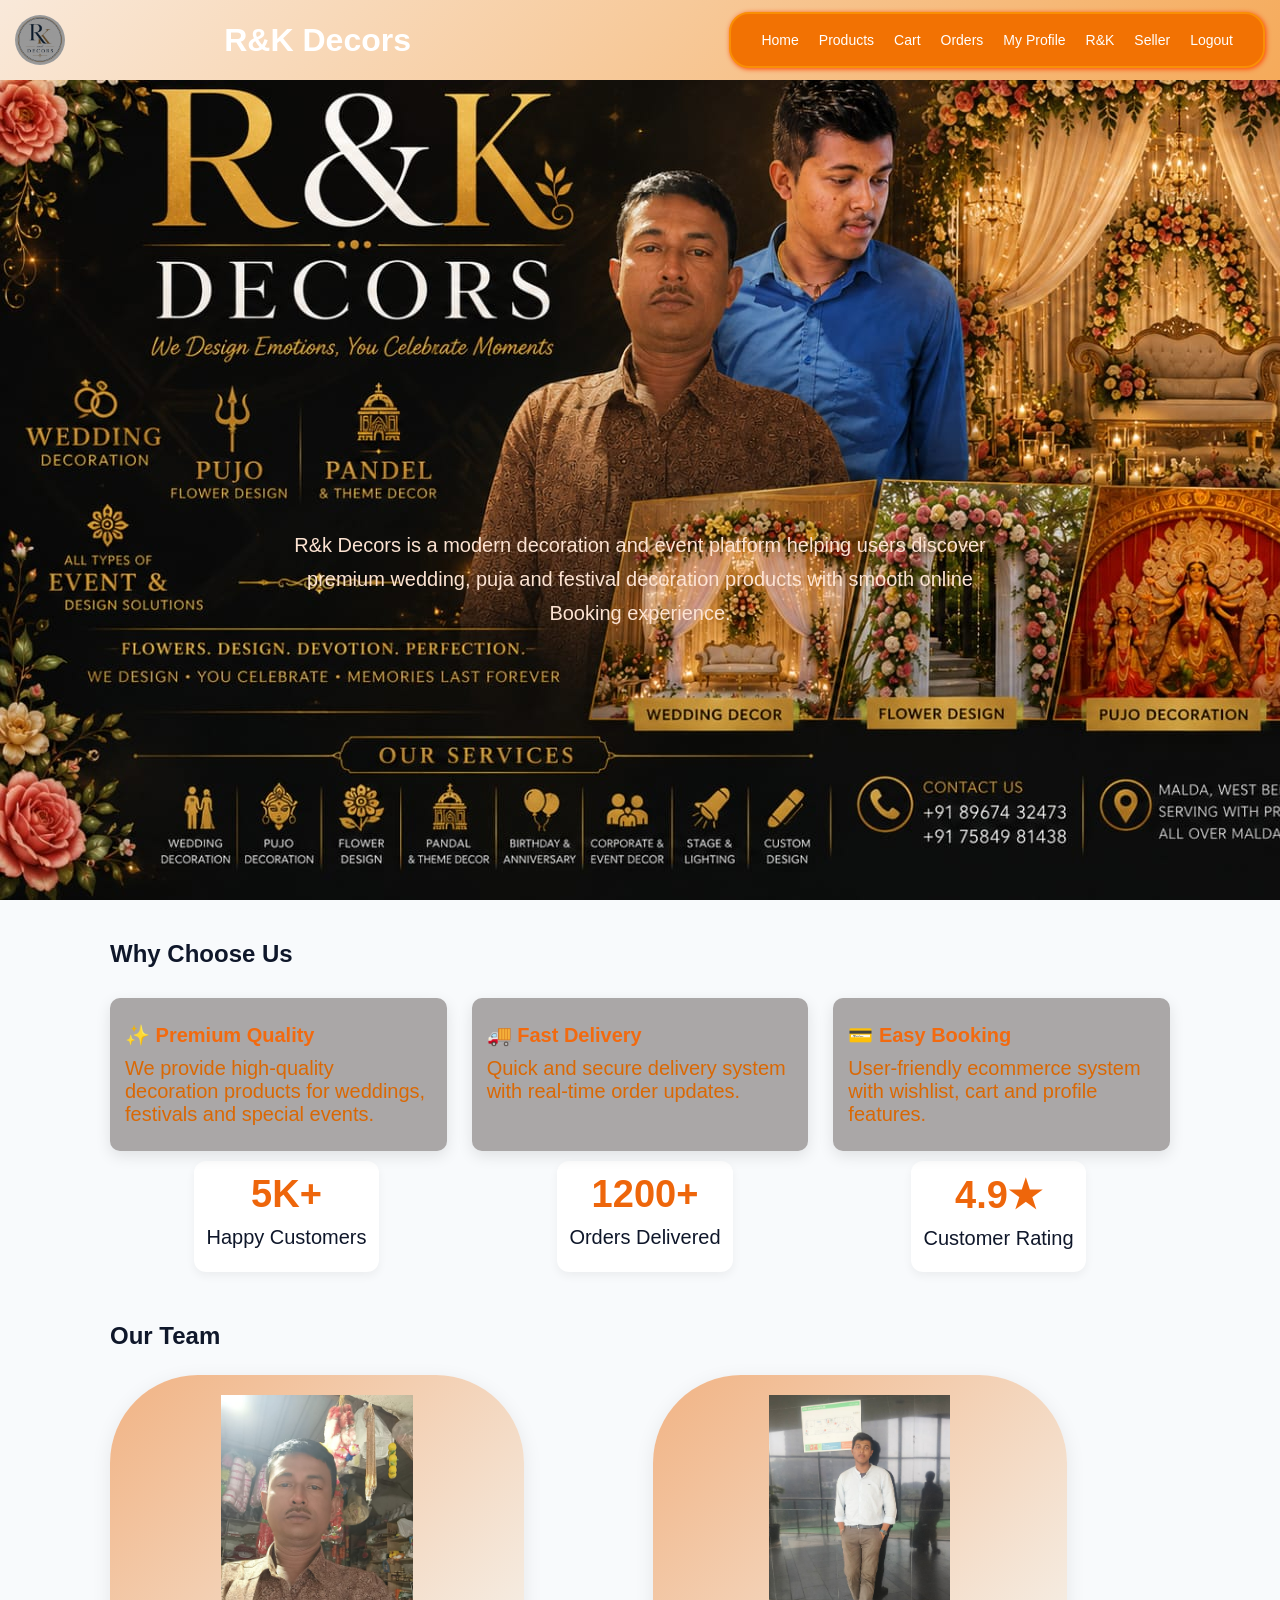
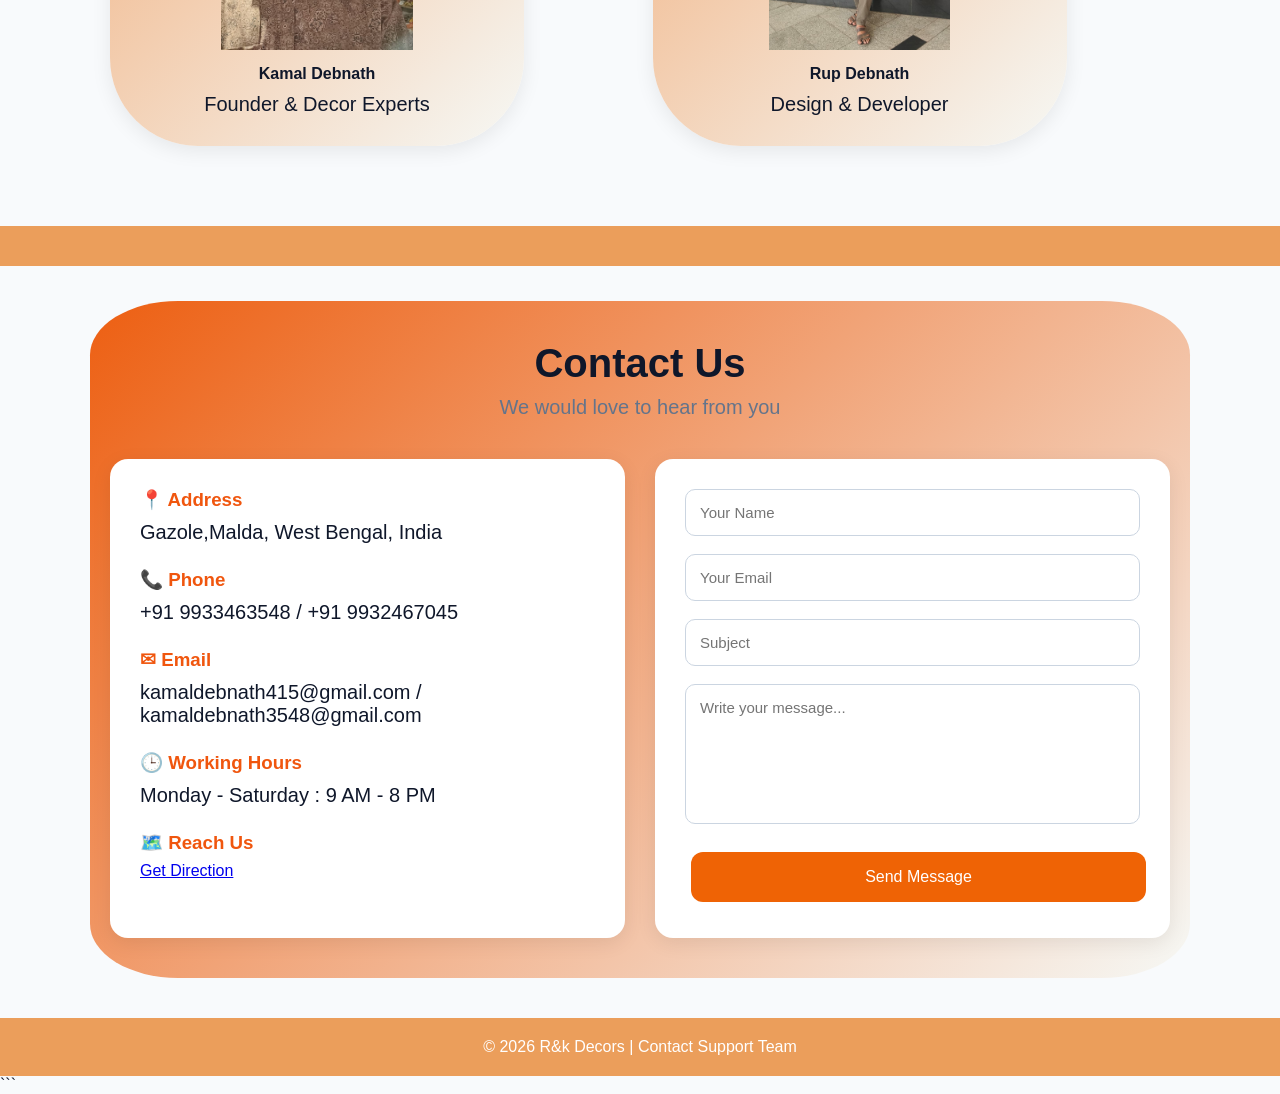
<file: about.html>
<!DOCTYPE html>
<html lang="en">
<head>
  <title>About Us</title>
  <meta name="viewport" content="width=device-width, initial-scale=1.0">
  <link rel="stylesheet" href="style.css">

  <style>
    body{
      margin:0;
      font-family:Arial, sans-serif;
      background: linear-gradient(135deg, #ed5f12, #f6f8f5);
      color:#0f172a;
    }
    .hero{
      background: linear-gradient(135deg, #ed5f12, #f6f8f5);
      color:white;
      padding:70px 20px;
      text-align:center;
    }

    .hero h1{
      font-size:42px;
      margin-bottom:10px;
    }

    .hero p{
      max-width:700px;
      margin:auto;
      line-height:1.7;
      color:#e2e8f0;
    }

    .container{
      max-width:1100px;
      margin:auto;
      padding:40px 20px;
    }

    .about-grid{
      display:grid;
      grid-template-columns:repeat(auto-fit,minmax(280px,1fr));
      gap:25px;
      margin-top:30px;
    }

    .card{
      background:white;
      padding:25px;
      border-radius:18px;
      box-shadow:0 5px 20px rgba(0,0,0,0.08);
      transition:0.3s;
    }

    .card:hover{
      transform:translateY(-5px);
    }

    .card h3{
      margin-bottom:10px;
      color:#f26a0f;
    }

    .stats{
      display:grid;
      grid-template-columns:repeat(auto-fit,minmax(200px,1fr));
      gap:20px;
      margin-top:40px;
    }

    .stat-box{
      background:white;
      text-align:center;
      padding:30px;
      border-radius:16px;
      box-shadow:0 4px 15px rgba(0,0,0,0.08);
    }

    .stat-box h2{
      color:#ee660b;
      font-size:38px;
      margin:0;
    }

    .team{
      margin-top:50px;
    }

    .team-members{
      display:grid;
      grid-template-columns:repeat(auto-fit,minmax(220px,1fr));
      gap:25px;
      margin-top:25px;
    }

    .member{
     background: linear-gradient(135deg, #f1b384, #f6f8f5);
      border-radius:88px;
      overflow:hidden;
      box-shadow:0 5px 20px rgba(0,0,0,0.08);
      text-align:center;
      padding-bottom:20px;
      object-fit: contain;
      width: 80%;

    }

    .member img{
      width:100%;
      height:255px;
      object-fit:contain;
      margin-top: 20px;
      display: block;
      border-radius: 30px;
    }

    .member h4{
      margin:15px 0 5px;
    }

    footer{
      background:#000215;
      color:white;
      text-align:center;
      padding:20px;
      margin-top:50px;
    }
  </style>
</head>

<body>

  <header>
  <div class="logo-box">
  <div class="content">
  </div>
</div>
  <h1>R&amp;K Decors</h1>

<div class="gtranslate_wrapper"></div>

  <nav>
    <a href="index.html">Home</a>
    <a href="products.html">Products</a>
    <a href="cart.html">Cart</a>
    <a href="orders.html">Orders</a>
    <a href="profile.html"> My Profile</a>
    <a href="about.html">R&amp;K</a>
    <a href="seller.html" id="sellerLink">Seller</a>
    <a href="login.html" onclick="logout()">Logout</a>
  </nav>
</header>


<script src="translator.js"></script>
<script src="https://cdn.gtranslate.net/widgets/latest/float.js" defer></script>





<div class="hero">
  <p>
    R&amp;k Decors is a modern decoration and event platform helping users discover premium wedding,
    puja and festival decoration products with smooth online Booking experience.
  </p>
</div>

<div class="container">

  <h2>Why Choose Us</h2>

  <div class="about-grid">

    <div class="card">
      <h3>✨ Premium Quality</h3>
      <p>
        We provide high-quality decoration products for weddings,
        festivals and special events.
      </p>
    </div>

    <div class="card">
      <h3>🚚 Fast Delivery</h3>
      <p>
        Quick and secure delivery system with real-time order updates.
      </p>
    </div>

    <div class="card">
      <h3>💳 Easy Booking</h3>
      <p>
        User-friendly ecommerce system with wishlist, cart and profile features.
      </p>
    </div>

  </div>

  <div class="stats">

    <div class="stat-box">
      <h2>5K+</h2>
      <p>Happy Customers</p>
    </div>

    <div class="stat-box">
      <h2>1200+</h2>
      <p>Orders Delivered</p>
    </div>

    <div class="stat-box">
      <h2>4.9★</h2>
      <p>Customer Rating</p>
    </div>

  </div>

  <div class="team">

    <h2>Our Team</h2>

    <div class="team-members">

      <div class="member">
        <img src="papa.jpeg">
        <h4>Kamal Debnath</h4>
        <p>Founder &amp; Decor Experts</p>
      </div>

      <div class="member">
        <img src="ME.jpg">
        <h4>Rup Debnath</h4>
        <p>Design &amp; Developer</p>
      </div>

    </div>

  </div>

</div>

<footer></footer>


</body>
</html>

<!DOCTYPE html>
<html>
<head>
  <title>Contact Us</title>
  <meta name="viewport" content="width=device-width, initial-scale=1.0">
  <link rel="stylesheet" href="style.css">

  <style>
    body{
      margin:0;
      font-family:Arial, sans-serif;
    }

    .contact-section{
      background: linear-gradient(135deg, #ed5f12, #f6f8f5);
      max-width:1100px;
      margin:auto;
      margin-top: 35px;
      padding:40px 20px;
      border-radius: 8%;
    }

    .title{
      text-align:center;
      margin-bottom:40px;
    }

    .title h1{
      font-size:40px;
      color:#0f172a;
      margin-bottom:10px;
    }

    .title p{
      color:#64748b;
    }

    .contact-grid{
      display:grid;
      grid-template-columns:1fr 1fr;
      gap:30px;
    }

    .contact-info,
    .contact-form{
      background:white;
      padding:30px;
      border-radius:18px;
      box-shadow:0 5px 20px rgba(0,0,0,0.08);
    }

    .info-box{
      margin-bottom:25px;
    }

    .info-box h3{
      color:#f0560e;
      margin-bottom:8px;
    }

    .contact-form input,
    .contact-form textarea{
      width:100%;
      padding:14px;
      margin-bottom:18px;
      border-radius:10px;
      border:1px solid #cbd5e1;
      font-size:15px;
      box-sizing:border-box;
    }

    .contact-form textarea{
      height:140px;
      resize:none;
    }

    .btn{
      width:100%;
      padding:14px;
      border:none;
      border-radius:12px;
      background:#ef6305;
      color:white;
      font-size:16px;
      cursor:pointer;
      transition:0.3s;
    }

    .btn:hover{
      background:#f2b383;
    }

    .socials{
      margin-top:25px;
    }

    .socials a{
      text-decoration:none;
      margin-right:12px;
      font-size:24px;
    }

    footer{
      background:#eb9e5b;
      color:white;
      text-align:center;
      padding:20px;
      margin-top:40px;
    }

    @media(max-width:768px){
      .contact-grid{
        grid-template-columns:1fr;
      }
    }
  </style>
</head>

<body>

<div class="contact-section" id="contact">

  <div class="title">
    <h1>Contact Us</h1>
    <p>We would love to hear from you</p>
  </div>

  <div class="contact-grid">

    <div class="contact-info">

      <div class="info-box">
        <h3>📍 Address</h3>
        <p>Gazole,Malda, West Bengal, India</p>
      </div>

      <div class="info-box">
        <h3>📞 Phone</h3>
        <p>+91 9933463548 / +91 9932467045</p>
      </div>

      <div class="info-box">
        <h3>✉ Email</h3>
        <p>kamaldebnath415@gmail.com / kamaldebnath3548@gmail.com</p>
      </div>

      <div class="info-box">
        <h3>🕒 Working Hours</h3>
        <p>Monday - Saturday : 9 AM - 8 PM</p>
      </div>

      <div class="info-box">
        <h3>🗺️ Reach Us</h3>
        <a href="https://goo.gl/maps/YWEcBCyNwYJX7EK16?g_st=ac">Get Direction</a>
      </div>

    </div>

    <div class="contact-form">

      <input type="text" placeholder="Your Name">

      <input type="email" placeholder="Your Email">

      <input type="text" placeholder="Subject">

      <textarea placeholder="Write your message..."></textarea>

      <button class="btn" onclick="sendMessage()">
        Send Message
      </button>

    </div>

  </div>

</div>

<footer>
  © 2026 R&amp;k Decors | Contact Support Team
</footer>

<script>
function sendMessage(){
  alert("Message sent successfully!");
}
</script>

</body>
</html>
```
</file>
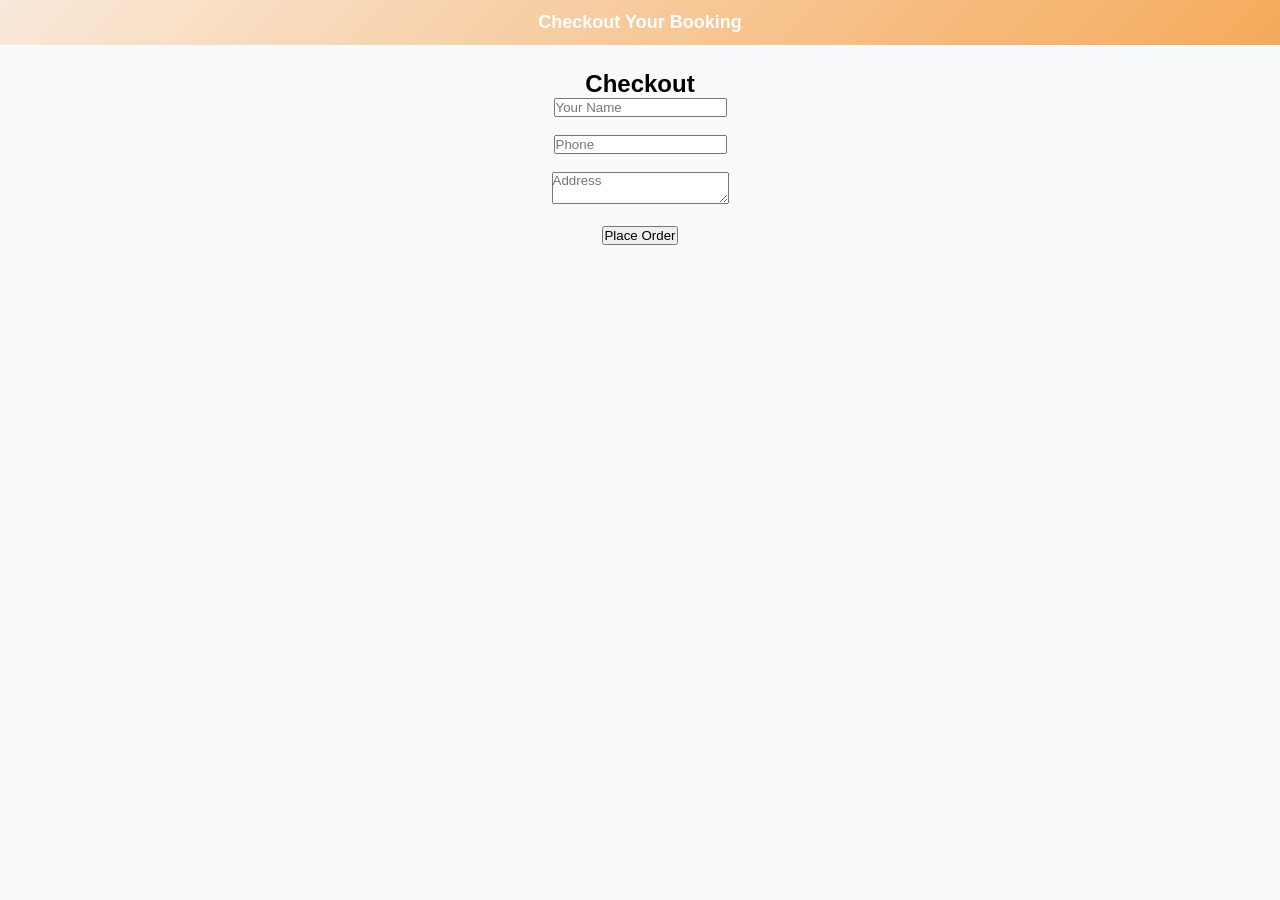
<file: checkout.html>
<!DOCTYPE html>
<html>
<head>
  <title>Checkout</title>
  <meta name="viewport" content="width=device-width, initial-scale=1.0">
  <link rel="stylesheet" href="style.css">
</head>

<body>

<header>
  <h2>Checkout Your Booking</h2>
  </header>
<div class="gtranslate_wrapper"></div>

<script src="translator.js"></script>
<script src="https://cdn.gtranslate.net/widgets/latest/float.js" defer></script>



<div class="cform">

<h2>Checkout</h2>

<input id="name" placeholder="Your Name"><br><br>
<input id="phone" placeholder="Phone"><br><br>
<textarea id="address" placeholder="Address"></textarea><br><br>

<button onclick="placeOrder()">Place Order</button>
</div>

<script>
function placeOrder(){
  let name = document.getElementById("name").value;
  let phone = document.getElementById("phone").value;
  let address = document.getElementById("address").value;

  if(!name || !phone || !address){
    alert("Fill all details");
    return;
  }

  let cart = JSON.parse(localStorage.getItem("cart")) || [];
  let orders = JSON.parse(localStorage.getItem("orders")) || [];

  let orderData = {
    id: Date.now(),
    customer: name,
    phone,
    address,
    items: cart,

    // existing fields
    status: "Pending",
    time: Date.now()
  };

  orders.push(orderData);
  localStorage.setItem("orders", JSON.stringify(orders));

  localStorage.removeItem("cart");

  alert("Order placed successfully!");

  location.href = "profile.html";
}
</script>

</body>
</html>
</file>
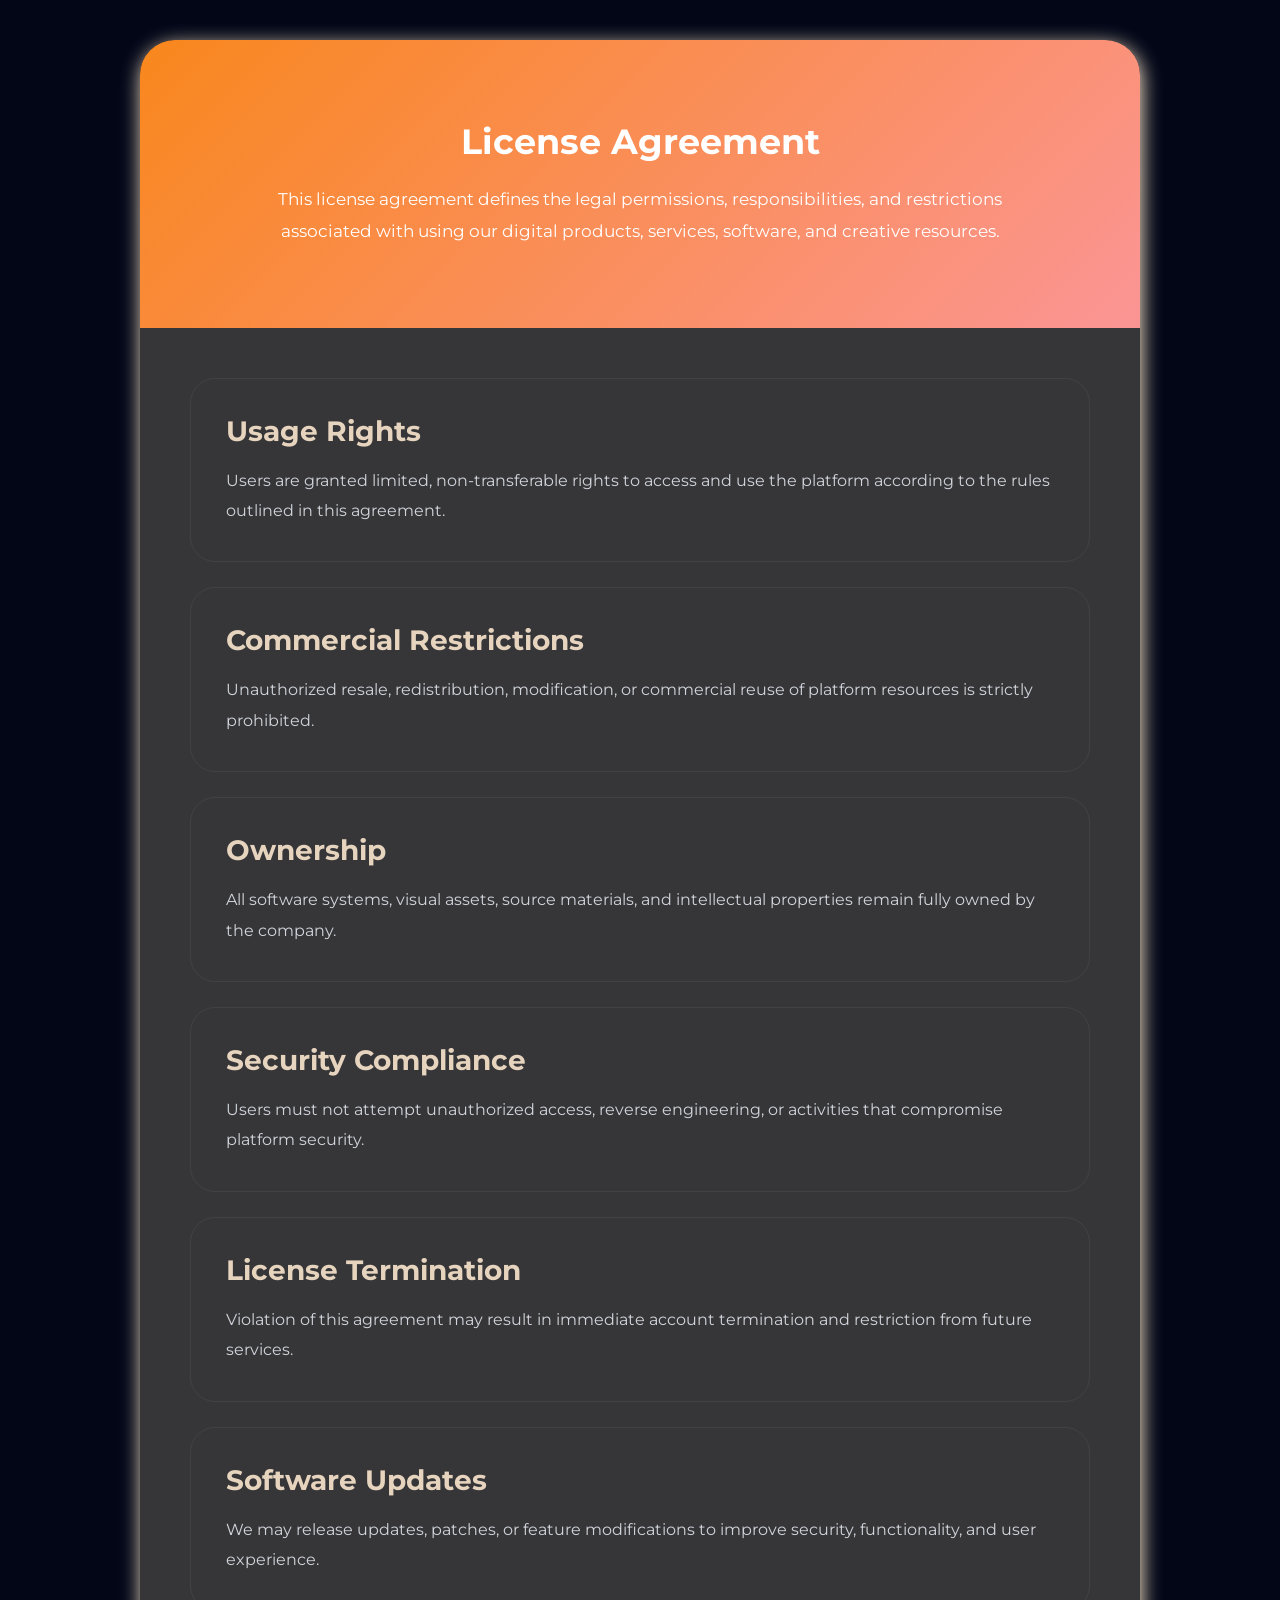
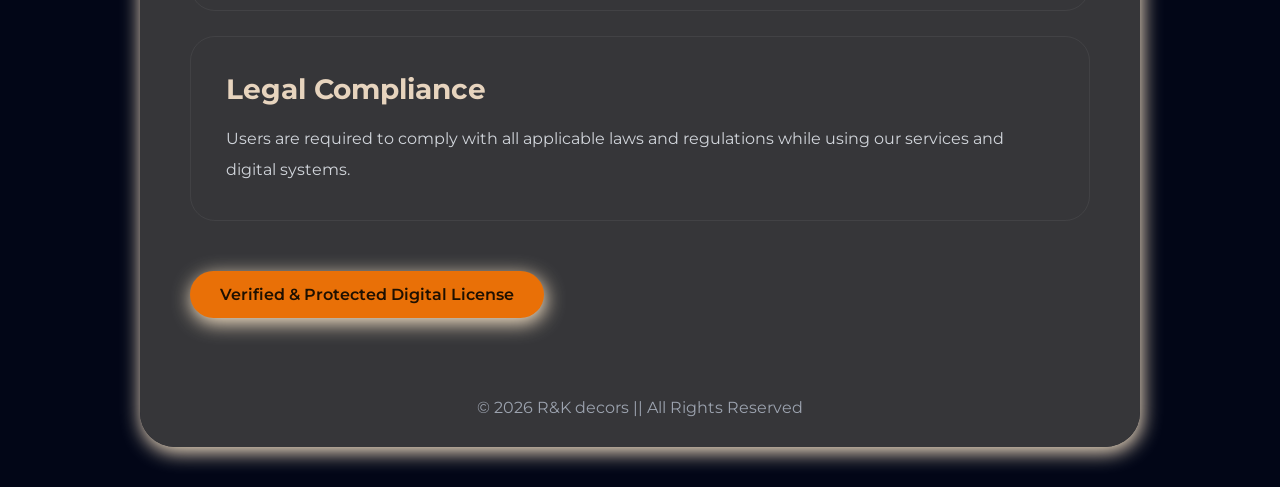
<file: licanse.html>
<!DOCTYPE html>
<html lang="en">
<head>
<meta charset="UTF-8">
<meta name="viewport" content="width=device-width, initial-scale=1.0">
<title>License Agreement</title>

<link rel="preconnect" href="https://fonts.googleapis.com">
<link rel="preconnect" href="https://fonts.gstatic.com" crossorigin>
<link href="https://fonts.googleapis.com/css2?family=Montserrat:wght@300;400;500;600;700&display=swap" rel="stylesheet">

<style>

*{
  margin:0;
  padding:0;
  box-sizing:border-box;
  font-family:'Montserrat',sans-serif;
}

body{
  background:#020617;
  color:white;
  padding:40px 20px;
  overflow-x: hidden;
}

.main{
  max-width:1000px;
  margin:auto;
  background:#111827;
  border-radius:35px;
  overflow-x: hidden;
  background-color: #444342cb;
  box-shadow: 1.5px 5px 20px blanchedalmond;
}

.banner{
  background:linear-gradient(135deg,#f9871d,#fb9595);
  padding:80px 40px;
  text-align:center;
}

.banner h1{
  font-size:35px;
  margin-bottom:20px;
}

.banner p{
  max-width:800px;
  margin:auto;
  line-height:1.9;
  font-size:17px;
}

.content{
  padding:50px;
}

.section{
  border-radius:25px;
  padding:35px;
  margin-bottom:25px;
  border:1px solid rgba(255,255,255,0.06);
  transition:0.4s;
}

.section:hover{
  transform:translateY(-6px);
  background:linear-gradient(135deg,#f09642,#f3c39c);
  box-shadow: 2px 10px 30px rgb(32, 180, 221);
}

.section h2{
  color:#e7d4be;
  margin-bottom:18px;
  font-size:28px;
}

.section p{
  color:#d1d5db;
  line-height:1.9;
}

.badge{
  display:inline-block;
  margin-top:25px;
  background:#e97007;
  color:#1e1001;
  padding:14px 30px;
  border-radius:50px;
  font-weight:600;
  box-shadow: 1.5px 5px 20px blanchedalmond;
}

footer{
  text-align:center;
  padding:30px;
  color:#9ca3af;
}

</style>
</head>
<body>

<div class="main">

<div class="banner">

<h1>License Agreement</h1>

<p>
This license agreement defines the legal permissions, responsibilities,
and restrictions associated with using our digital products, services,
software, and creative resources.
</p>

</div>

<div class="content">

<div class="section">
<h2>Usage Rights</h2>
<p>
Users are granted limited, non-transferable rights to access
and use the platform according to the rules outlined in this agreement.
</p>
</div>

<div class="section">
<h2>Commercial Restrictions</h2>
<p>
Unauthorized resale, redistribution, modification, or commercial
reuse of platform resources is strictly prohibited.
</p>
</div>

<div class="section">
<h2>Ownership</h2>
<p>
All software systems, visual assets, source materials,
and intellectual properties remain fully owned by the company.
</p>
</div>

<div class="section">
<h2>Security Compliance</h2>
<p>
Users must not attempt unauthorized access, reverse engineering,
or activities that compromise platform security.
</p>
</div>

<div class="section">
<h2>License Termination</h2>
<p>
Violation of this agreement may result in immediate account
termination and restriction from future services.
</p>
</div>

<div class="section">
<h2>Software Updates</h2>
<p>
We may release updates, patches, or feature modifications
to improve security, functionality, and user experience.
</p>
</div>

<div class="section">
<h2>Legal Compliance</h2>
<p>
Users are required to comply with all applicable laws and
regulations while using our services and digital systems.
</p>
</div>

<span class="badge">
Verified &amp; Protected Digital License
</span>

</div>

<footer>
© 2026 R&amp;K decors || All Rights Reserved
</footer>

</div>

</body>
</html>
</file>
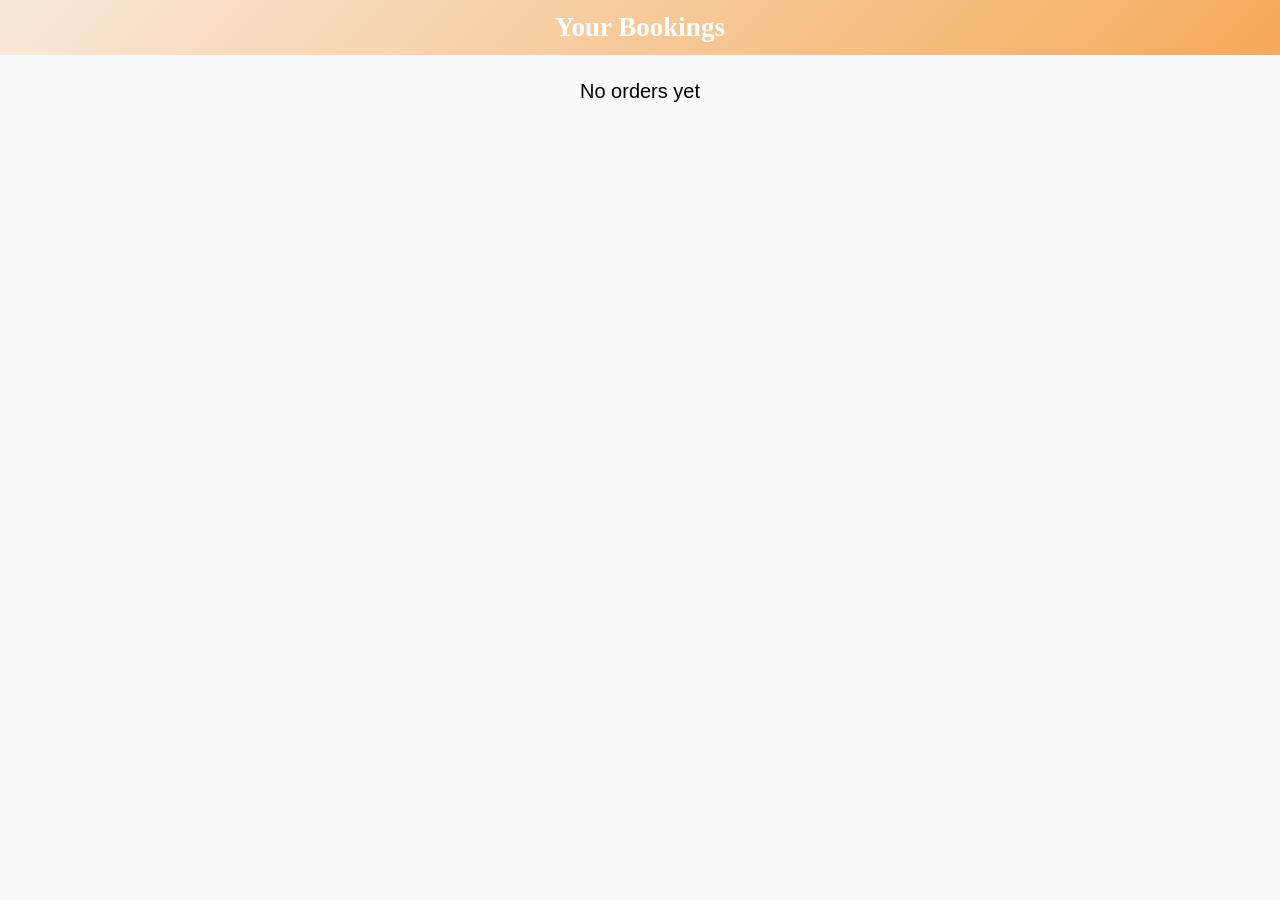
<file: orders.html>
<!DOCTYPE html>
<html>
<head>
  <title>Orders</title>
  <meta name="viewport" content="width=device-width, initial-scale=1.0">
  <link rel="stylesheet" href="style.css">
  <style>
    header h2 {
      text-align: center;
      font-family: cursive;
      font-size: 27px;
    }

    #ordersContainer {
      align-items: center;
      display: flex;
      flex-direction: column;
    }
  </style>
</head>

<body>



<header>
  <h2>Your Bookings</h2>
  <div class="gtranslate_wrapper"></div>
</header>

<script src="translator.js"></script>
<script src="https://cdn.gtranslate.net/widgets/latest/float.js" defer></script>

<div id="ordersContainer"></div>

<script>
// ================= LOAD ORDERS =================
function loadOrders(){
  let box = document.getElementById("ordersContainer");

  if(!box){
    console.error("ordersContainer not found");
    return;
  }

  let orders;
  try{
    orders = JSON.parse(localStorage.getItem("orders")) || [];
  }catch(e){
    console.error("LocalStorage error:", e);
    orders = [];
  }

  console.log("Orders:", orders);

  if(orders.length === 0){
    box.innerHTML = "<p style='text-align:center;'>No orders yet</p>";
    return;
  }

  box.innerHTML = "";

  orders.slice().reverse().forEach((o,i)=>{

    let realIndex = orders.length - 1 - i;

    // ✅ SAFE DEFAULTS
    let items = Array.isArray(o.items) ? o.items : [];
    let date = o.date || new Date().toLocaleString();
    let status = o.status || "Pending";
    let payment = o.payment || "Cash on Delivery";
    let address = o.address || localStorage.getItem("profileAddress") || "Not provided";

    let total = items.reduce((t,it)=> 
      t + ((it.price || 0) * (it.qty || 1)), 0
    );

    box.innerHTML += `
      <div class="order-card">

        <!-- HEADER -->
        <div style="display:flex; justify-content:space-between;">
          <h4>Order #${o.id || "N/A"}</h4>
          <span class="status ${status}">${status}</span>
        </div>

        <!-- DATE -->
        <p style="font-size:12px; color:gray;">
          📅 ${date}
        </p>

        <!-- ADDRESS -->
        <p>
          📍 <strong>Address:</strong><br>
          ${address}
        </p>

        <!-- PAYMENT -->
        <p>
          💳 <strong>Payment:</strong> ${payment}
        </p>

        <!-- ITEMS -->
        <div style="margin:10px 0;">
          <strong>🛒 Items:</strong>
          ${
            items.length
            ? items.map(it => `
              <div style="display:flex; justify-content:space-between;">
                <span>${it.name || "Item"} × ${it.qty || 1}</span>
                <span>₹${(it.price || 0)*(it.qty || 1)}</span>
              </div>
            `).join("")
            : "<p>No items</p>"
          }
        </div>

        <!-- TOTAL -->
        <p style="font-weight:bold;">
          💰 Total: ₹${total}
        </p>

        <!-- STATUS MESSAGE -->
        <p style="font-size:12px; color:#555;">
          ${
            status === "Pending" ? "⏳ Preparing your order" :
            status === "Delivered" ? "✅ Delivered successfully" :
            status === "Cancelled" ? "❌ Order cancelled" :
            ""
          }
        </p>

        <!-- BUTTONS -->
        <div style="margin-top:10px;">
          <button onclick="viewOrder(${realIndex})">👁 View</button>

          ${
            status === "Pending"
            ? `<button onclick="cancelOrder(${realIndex})">❌ Cancel</button>`
            : ""
          }
        </div>

      </div>
    `;
  });
}

// ================= VIEW =================
function viewOrder(i){
  let orders = JSON.parse(localStorage.getItem("orders")) || [];
  let o = orders[i];
  if(!o) return;

  let itemsText = (o.items || []).map(x =>
    `${x.name || "Item"} × ${x.qty || 1}`
  ).join("\n");

  let total = (o.items || []).reduce((t,i)=>
    t + ((i.price || 0)*(i.qty || 1)),0
  );

  alert(
    "Order #" + o.id + "\n\n" +
    itemsText +
    "\n\nTotal: ₹" + total
  );
}

// ================= CANCEL =================
function cancelOrder(i){
  let orders = JSON.parse(localStorage.getItem("orders")) || [];

  if(!orders[i]) return;

  orders[i].status = "Cancelled";
  localStorage.setItem("orders", JSON.stringify(orders));

  loadOrders();
}

// ================= INIT =================
loadOrders();
</script>

</body>
</html>
</file>
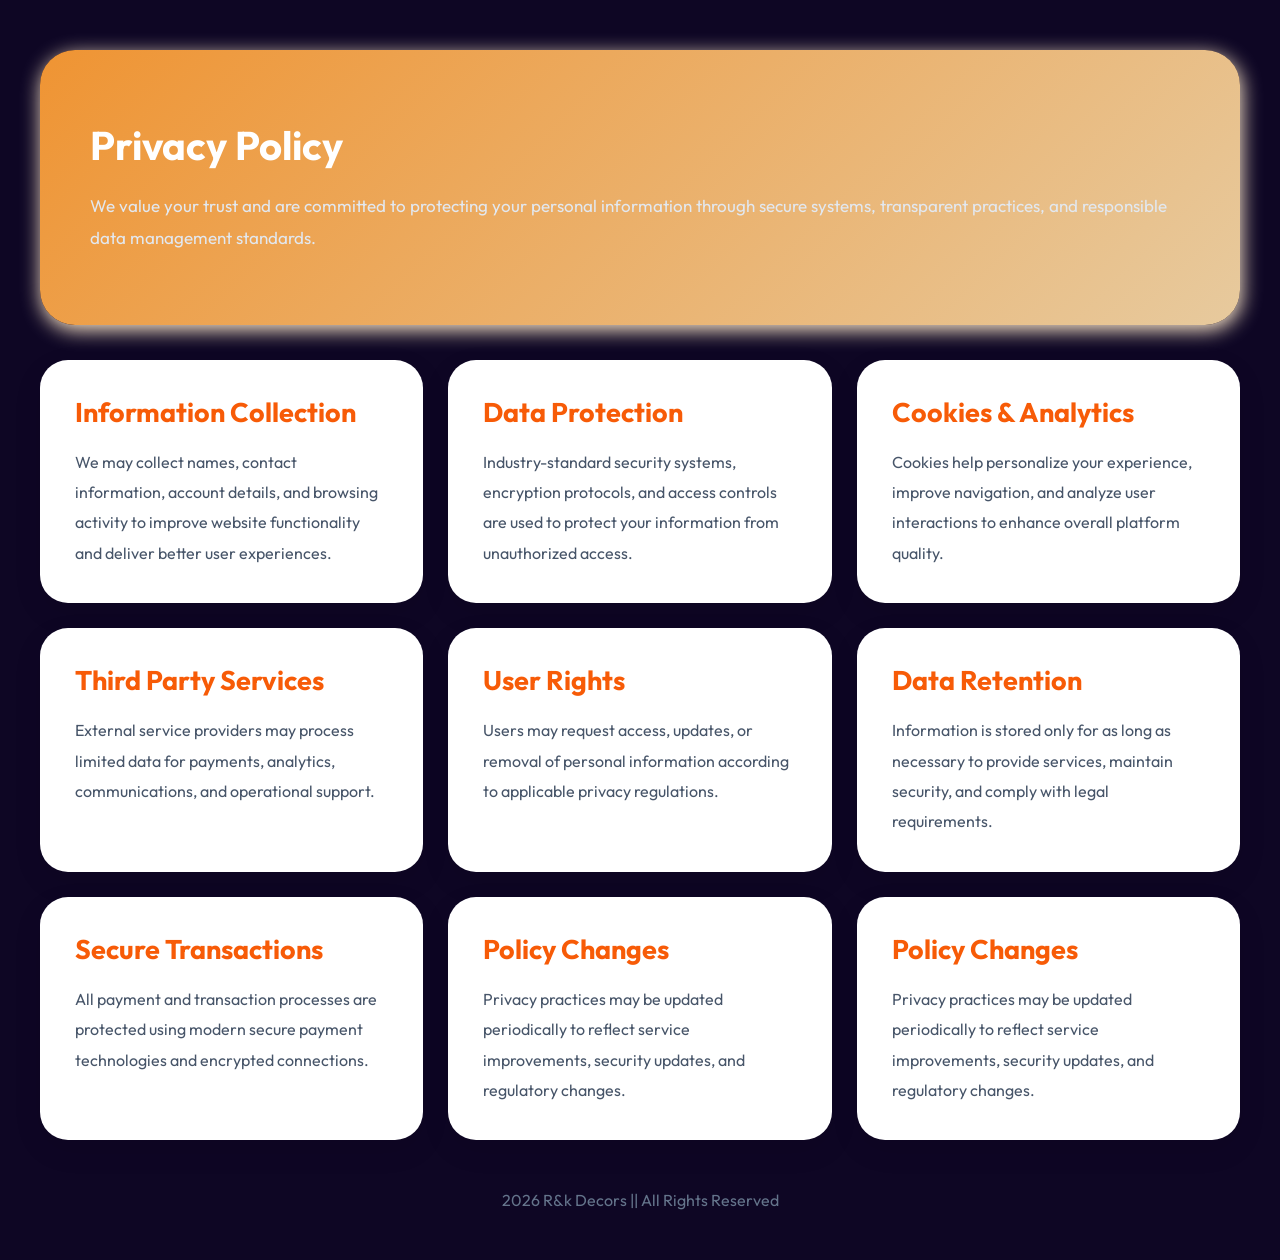
<file: privacy.html>
<!DOCTYPE html>
<html lang="en">
<head>
<meta charset="UTF-8">
<meta name="viewport" content="width=device-width, initial-scale=1.0">
<title>Privacy Policy</title>

<link rel="preconnect" href="https://fonts.googleapis.com">
<link rel="preconnect" href="https://fonts.gstatic.com" crossorigin>
<link href="https://fonts.googleapis.com/css2?family=Outfit:wght@300;400;500;600;700&display=swap" rel="stylesheet">

<style>

*{
  margin:0;
  padding:0;
  box-sizing:border-box;
  font-family:'Outfit',sans-serif;
}

body{
  background:#0e0624;
  padding:50px 20px;
}

.wrapper{
  max-width:1200px;
  margin:auto;
}

.top{
  background:linear-gradient(135deg,#ef9433,#e7ca9e);
  padding:70px 50px;
  border-radius:35px;
  color:white;
  margin-bottom:35px;
  box-shadow: 1.5px 5px 20px blanchedalmond;
}
.top h1{
  font-size:40px;
  margin-bottom:20px;
}

.top p{
  line-height:1.9;
  color:#e2e8f0;
  font-size:17px;
}

.grid{
  display:grid;
  grid-template-columns:repeat(auto-fit,minmax(320px,1fr));
  gap:25px;
}

.card{
  background:white;
  border-radius:28px;
  padding:35px;
  box-shadow:0 10px 30px rgba(0,0,0,0.08);
  transition:0.4s;
}

.card:hover{
  transform:translateY(-8px);
  background:linear-gradient(135deg,#efb374,#e7ca9e);
  box-shadow: 1.5px 5px 20px burlywood;
}

.card h2{
  color:#f75b07;
  margin-bottom:18px;
  font-size:27px;
}

.card p{
  line-height:1.9;
  color:#475569;
}

footer{
  text-align:center;
  margin-top:50px;
  color:#64748b;
}

</style>
</head>
<body>

<div class="wrapper">
<div class="top">
<h1>Privacy Policy</h1>

<p>
We value your trust and are committed to protecting your personal
information through secure systems, transparent practices, and
responsible data management standards.
</p>

</div>

<div class="grid">

<div class="card">
<h2>Information Collection</h2>
<p>
We may collect names, contact information, account details,
and browsing activity to improve website functionality and
deliver better user experiences.
</p>
</div>

<div class="card">
<h2>Data Protection</h2>
<p>
Industry-standard security systems, encryption protocols,
and access controls are used to protect your information
from unauthorized access.
</p>
</div>

<div class="card">
<h2>Cookies &amp; Analytics</h2>
<p>
Cookies help personalize your experience, improve navigation,
and analyze user interactions to enhance overall platform quality.
</p>
</div>

<div class="card">
<h2>Third Party Services</h2>
<p>
External service providers may process limited data for
payments, analytics, communications, and operational support.
</p>
</div>

<div class="card">
<h2>User Rights</h2>
<p>
Users may request access, updates, or removal of personal
information according to applicable privacy regulations.
</p>
</div>

<div class="card">
<h2>Data Retention</h2>
<p>
Information is stored only for as long as necessary to
provide services, maintain security, and comply with legal requirements.
</p>
</div>

<div class="card">
<h2>Secure Transactions</h2>
<p>
All payment and transaction processes are protected using
modern secure payment technologies and encrypted connections.
</p>
</div>

<div class="card">
<h2>Policy Changes</h2>
<p>
Privacy practices may be updated periodically to reflect
service improvements, security updates, and regulatory changes.
</p>
</div>

<div class="card">
<h2>Policy Changes</h2>
<p>
Privacy practices may be updated periodically to reflect
service improvements, security updates, and regulatory changes.
</p>
</div>

</div>

<footer>
2026 R&amp;k Decors || All Rights Reserved
</footer>

</div>

</body>
</html>
</file>
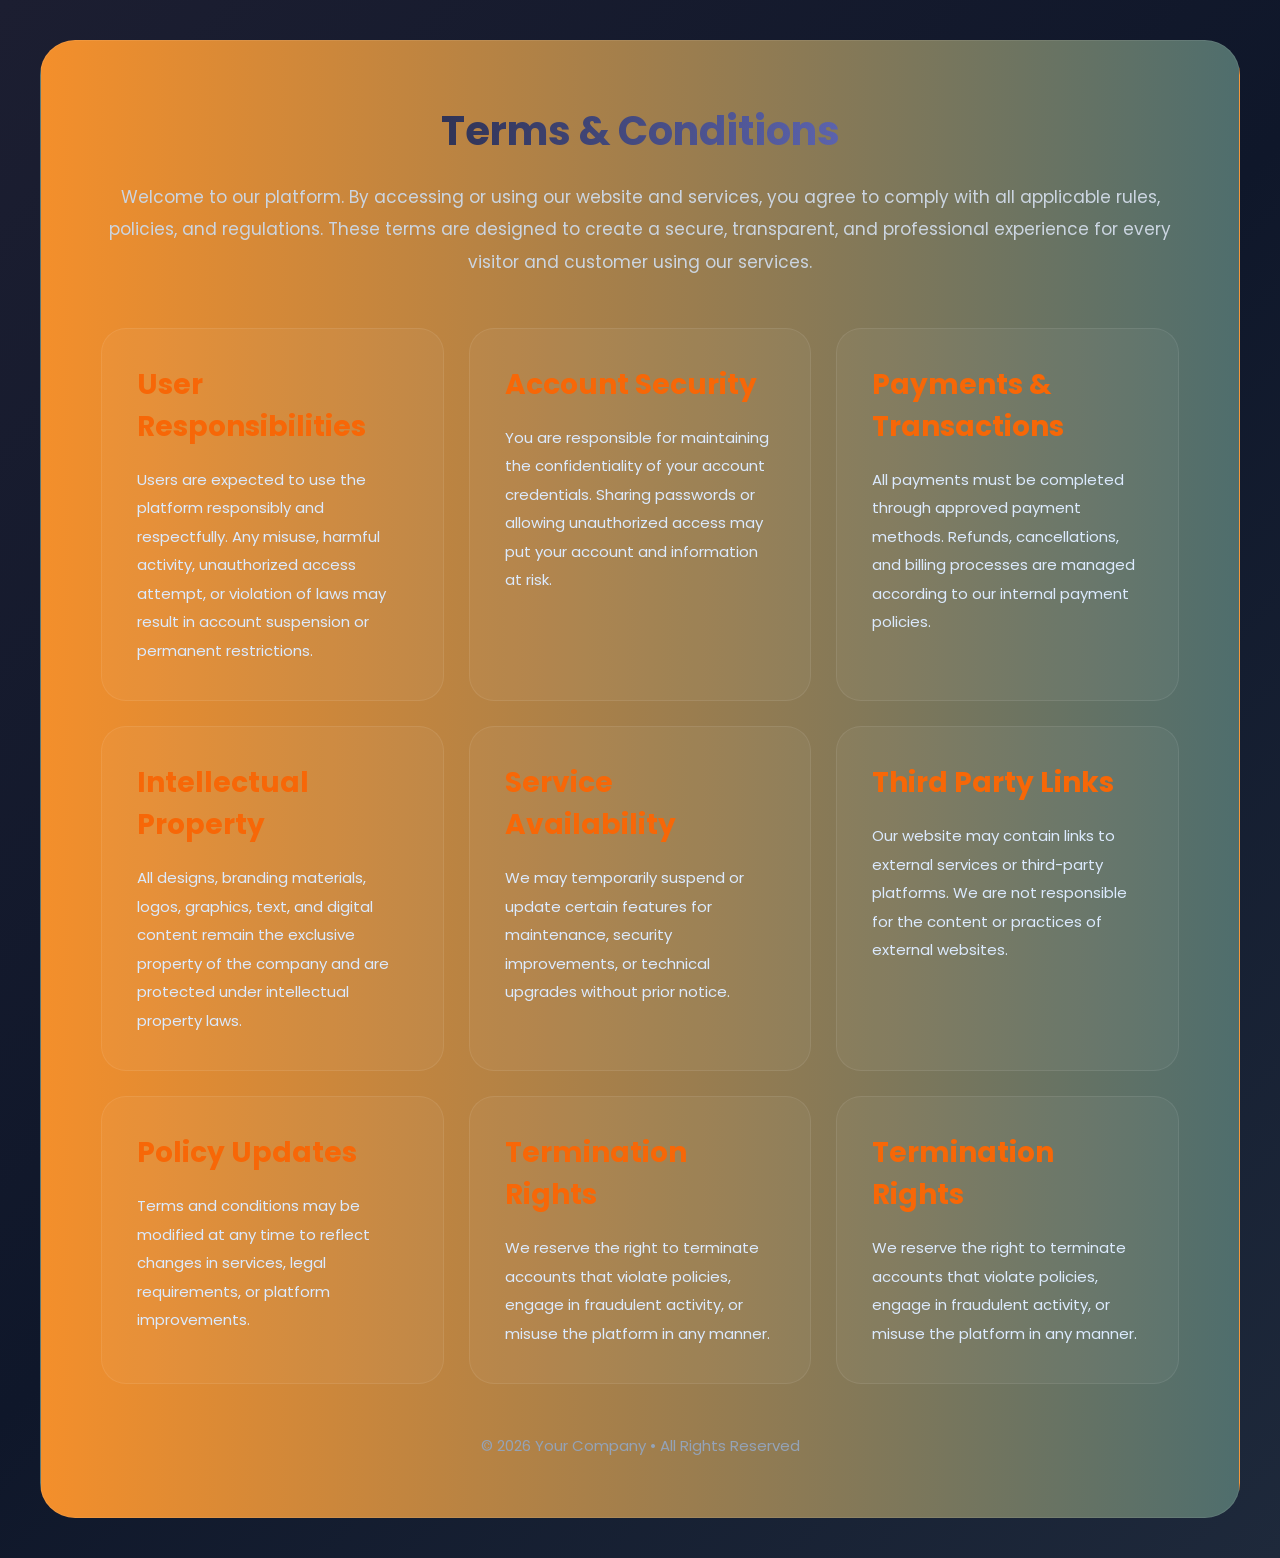
<file: terms.html>
<!DOCTYPE html>
<html lang="en">
<head>
<meta charset="UTF-8">
<meta name="viewport" content="width=device-width, initial-scale=1.0">
<title>Terms &amp; Conditions</title>

<link rel="preconnect" href="https://fonts.googleapis.com">
<link rel="preconnect" href="https://fonts.gstatic.com" crossorigin>
<link href="https://fonts.googleapis.com/css2?family=Poppins:wght@300;400;500;600;700&display=swap" rel="stylesheet">

<style>

*{
  margin:0;
  padding:0;
  box-sizing:border-box;
  font-family:'Poppins',sans-serif;
}

body{
  background:linear-gradient(135deg,#1c1e31,#0f172a,#1e293b);
  color:white;
  padding:40px 20px;
}

.container{
  max-width:1200px;
  margin:auto;
  background:linear-gradient(to right,#f48f2b,#4f6e6d);
  border:1px solid rgba(255,255,255,0.08);
  border-radius:35px;
  padding:60px;
  backdrop-filter:blur(15px);
}

.hero{
  text-align:center;
  margin-bottom:50px;
}

.hero h1{
  font-size:40px;
  margin-bottom:20px;
  background:linear-gradient(to right,#0a0a0a,#818cf8);
  background-clip:text; /* standard property for compatibility */
  -webkit-background-clip:text;
  color:transparent;
  -webkit-text-fill-color:transparent;
}

.hero p{
  color:#cbd5e1;
  line-height:1.9;
  font-size:17px;
}

.grid{
  display:grid;
  grid-template-columns:repeat(auto-fit,minmax(320px,1fr));
  gap:25px;
}

.card{
  background:rgba(255,255,255,0.04);
  border-radius:25px;
  padding:35px;
  transition:0.4s;
  border:1px solid rgba(255,255,255,0.08);
}

.card:hover{
  transform:translateY(-8px);
  background:linear-gradient(to right,#f6782a,#bec8f0);
  box-shadow: 1.5px 5px 20px rgb(243, 241, 239);
}

.card h2{
  color:#f76707;
  margin-bottom:18px;
  font-size:28px;
}

.card p{
  line-height:1.9;
  color:#dbeafe;
  font-size:15px;
}

footer{
  text-align:center;
  margin-top:50px;
  color:#94a3b8;
  font-size:15px;
}

</style>
</head>
<body>

<div class="container">

<div class="hero">
<h1>Terms &amp; Conditions</h1>

<p>
Welcome to our platform. By accessing or using our website and services,
you agree to comply with all applicable rules, policies, and regulations.
These terms are designed to create a secure, transparent, and professional
experience for every visitor and customer using our services.
</p>
</div>

<div class="grid">

<div class="card">
<h2>User Responsibilities</h2>
<p>
Users are expected to use the platform responsibly and respectfully.
Any misuse, harmful activity, unauthorized access attempt, or violation
of laws may result in account suspension or permanent restrictions.
</p>
</div>

<div class="card">
<h2>Account Security</h2>
<p>
You are responsible for maintaining the confidentiality of your account
credentials. Sharing passwords or allowing unauthorized access may put
your account and information at risk.
</p>
</div>

<div class="card">
<h2>Payments &amp; Transactions</h2>
<p>
All payments must be completed through approved payment methods.
Refunds, cancellations, and billing processes are managed according
to our internal payment policies.
</p>
</div>

<div class="card">
<h2>Intellectual Property</h2>
<p>
All designs, branding materials, logos, graphics, text, and digital
content remain the exclusive property of the company and are protected
under intellectual property laws.
</p>
</div>

<div class="card">
<h2>Service Availability</h2>
<p>
We may temporarily suspend or update certain features for maintenance,
security improvements, or technical upgrades without prior notice.
</p>
</div>

<div class="card">
<h2>Third Party Links</h2>
<p>
Our website may contain links to external services or third-party
platforms. We are not responsible for the content or practices
of external websites.
</p>
</div>

<div class="card">
<h2>Policy Updates</h2>
<p>
Terms and conditions may be modified at any time to reflect changes
in services, legal requirements, or platform improvements.
</p>
</div>

<div class="card">
<h2>Termination Rights</h2>
<p>
We reserve the right to terminate accounts that violate policies,
engage in fraudulent activity, or misuse the platform in any manner.
</p>
</div>

<div class="card">
<h2>Termination Rights</h2>
<p>
We reserve the right to terminate accounts that violate policies,
engage in fraudulent activity, or misuse the platform in any manner.
</p>
</div>

</div>

<footer>
© 2026 Your Company • All Rights Reserved
</footer>

</div>

</body>
</html>
</file>
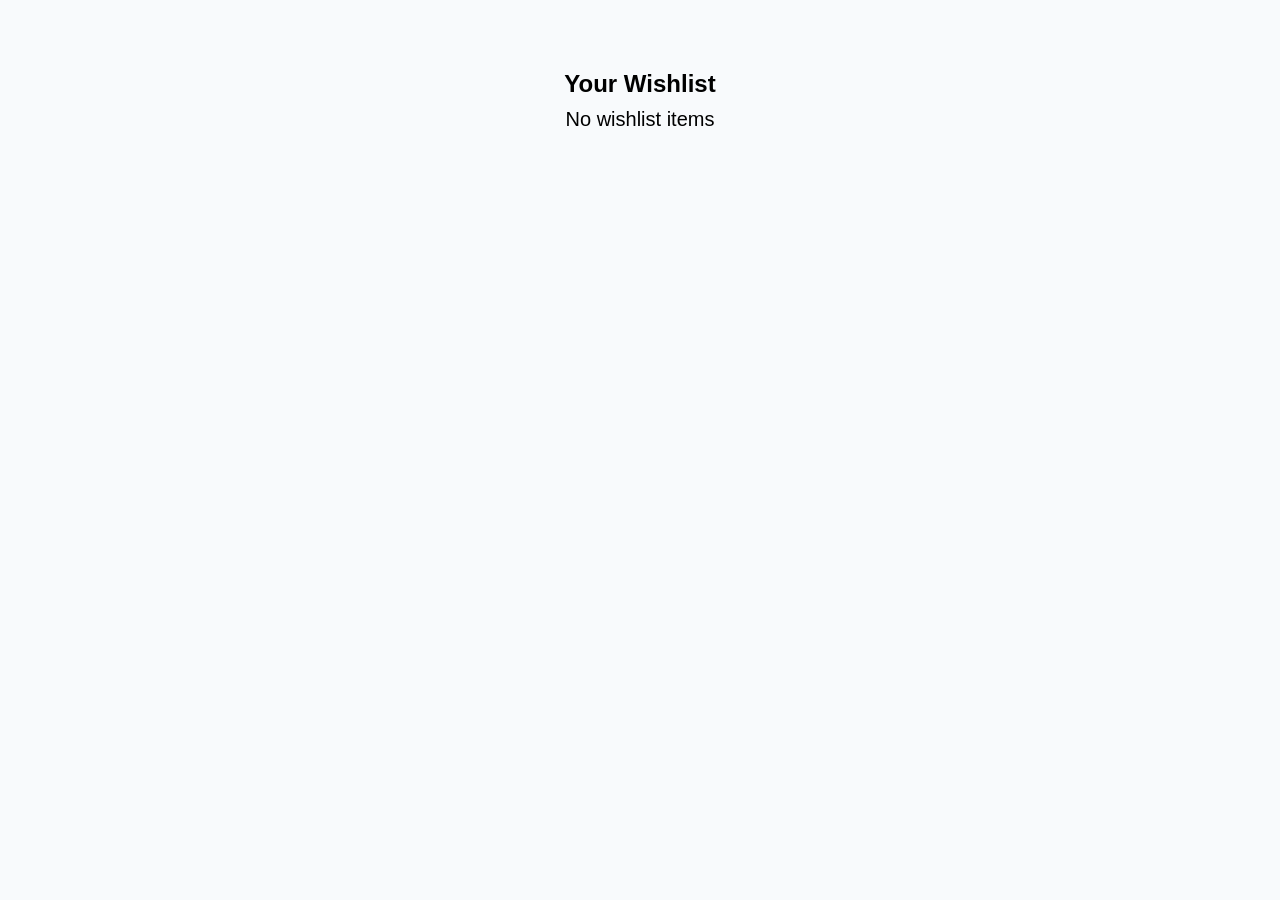
<file: wishlist.html>
<!DOCTYPE html>
<html lang="en">
<head>
  <title>Wishlist</title>
  <meta name="viewport" content="width=device-width, initial-scale=1.0">
  <link rel="stylesheet" href="style.css">
</head>

<body>


<div class="gtranslate_wrapper"></div>

<script src="translator.js"></script>
<script src="https://cdn.gtranslate.net/widgets/latest/float.js" defer></script>





<h2 style="text-align:center;">Your Wishlist</h2>

<div id="wishlistContainer"></div>

<script>
function loadWishlistPage(){
  let wishlist = JSON.parse(localStorage.getItem("wishlist")) || [];
  let box = document.getElementById("wishlistContainer");

  if(wishlist.length === 0){
    box.innerHTML = "<p style='text-align:center;'>No wishlist items</p>";
    return;
  }

  box.innerHTML = "";

  wishlist.forEach((item,index)=>{
    box.innerHTML += `
      <div class="order-card">
        <h3>${item.name}</h3>
        <p>₹${item.price || 0}</p>

        <!-- 🔥 UPDATED BUTTON -->
        <button onclick="viewProduct(${index})">View Product</button>

        <button onclick="removeItem(${index})">Remove</button>
      </div>
    `;
  });
}

// ✅ FIXED: PASS FULL PRODUCT
function viewProduct(index){
  let wishlist = JSON.parse(localStorage.getItem("wishlist")) || [];

  localStorage.setItem(
    "selectedProduct",
    JSON.stringify(wishlist[index])
  );

  window.location.href = "products.html";
}

// REMOVE
function removeItem(index){
  let wishlist = JSON.parse(localStorage.getItem("wishlist")) || [];

  wishlist.splice(index,1);
  localStorage.setItem("wishlist", JSON.stringify(wishlist));

  loadWishlistPage();
}

loadWishlistPage();
</script>

</body>
</html>
</file>
<file: style.css>
*{
  margin:0;
  padding:0;
  box-sizing:border-box;
  font-family:sans-serif;
}

html{
  scroll-behavior: smooth;
}
body{
  background:rgb(248, 246, 246);
  overflow-x: hidden;
  object-fit: cover;
  scroll-behavior: smooth;
  width: 100%;
 min-height: 100%;
 overflow-y: auto;
 overscroll-behavior-y: none;
 margin-top: 70px;
}

/* HEADER */
header{
  display:flex;
  justify-content:space-between;
  padding:15px;
  background:#172033;
  color:white;
}
header{
  position: fixed;
  top: 0;
  left: 0;
  width: 100%;
  z-index: 1000;

  background: white;   /* important */
  padding: 15px 20px;
}
header h2{
  font-style: cursive;
}

.hero h2{
  text-align: center;
  margin-bottom: 220px ;
  align-items: center;
  font-size: 30px;
  color: rgb(247, 94, 5);
}
.hero button{
  text-align: center;
  align-items: center;
  margin: 200px;
  justify-content: center;
  height: 40px;
  width: 120px;
  font-size: 20px;
  background-color: #fb7602;
  border-radius: 10px;
  cursor: pointer;
}
.hero{
  display: flex;
  flex-direction: column;
  align-items: center;
  justify-content: center;
    min-height: 100svh;
background-image: url("rk.jpeg");
background-size: cover;
background-repeat: no-repeat;
overflow: hidden;
}
.hero p{
  text-align: center;
  margin-bottom: 200px;
  align-items: center;
  color: rgb(252, 227, 210);
  font-size: 20px;
}

/* SEARCH */
.search-box{
  text-align:center;
  margin:10px auto;
  width: 50%;
  margin-top: 70px;
}
.search-box input{
  width:80%;
  padding:10px;
  border-radius: 10px;
  font-size: 17px;
}

.filter-box{
  width: 40%;
  margin: 20px auto;
}
#filter{
  width: 30%;
  height: 30px;
  border-radius: 10px;
  font-size: 17px;
}
/* GRID */
#products{
  display:grid;
  grid-template-columns:repeat(auto-fit,minmax(250px,1fr));
  gap:20px;
  padding:20px;
}

/* CARD */
.card{
  background:white;
  padding:15px;
  border-radius:10px;
  box-shadow:0 5px 15px rgba(0,0,0,0.1);
  position:relative;
}

.card img{
  width:100%;
  height:180px;
  object-fit:cover;
}

/* BUTTON */
.checkout-box{
    display: flex;
    justify-content: center;
    align-items: center;
    margin: 30px 0;
}

.btn{
    padding: 14px 28px;
    border: none;
    border-radius: 10px;
    background: orange;
    color: white;
    font-size: 18px;
    cursor: pointer;
}
.btn:hover{
  background-color: orangered;
}

/* WISHLIST */
.wishlist{
  position:absolute;
  top:10px;
  right:10px;
  cursor:pointer;
}

/* RATING */
.star{
  color:#ccc;
  cursor:pointer;
}
.star.active{
  color:rgb(235, 122, 9);
}

/* CART */
.cart-sidebar{
  position:fixed;
  right:-320px;
  top:0;
  width:320px;
  height:95%;
  background:rgb(183, 180, 180);
  transition:0.3s;
  display:flex;
  flex-direction:column;
  margin-top: 50px;
}

.cart-sidebar.active{
  right: 0;
}

.cart-header{
  display:flex;
  justify-content:space-between;
  padding:10px;
  border-bottom:1px solid #841010;
  color: #ed7a08;
}
.cart-footer{
  align-items: center;
  text-align: center;
}

#cartItems{
  flex:1;
  overflow:auto;
object-fit: cover;
width: 100%;
flex-direction: column;
display: flex;
align-items: center;
text-align: center;
}
#cartItems img{
  width: 90%;
border-radius: 30px;
display: block;
margin: 0 auto;
object-fit: cover;
}

.cart-item img{
  display:flex;
  gap:10px;
  padding:10px;
  border-bottom:1px solid #f9f4f4;
}

#cartPageItems img{
  width:80px;
  height: 150px;
}

#cartPageItems{
  padding: 70px;
  width: 40%;
  text-align: center;
  align-items: center;
  display: grid;
  gap: 20px;
}

#cartPageTotal{
  text-align: center;
  margin-top: 20px;
  color: #ed7a08;
}

.btn{
  width: 200px;
  height: 50px;
  font-size: 17px;
}
.card img{
  width: 100%;
  height: 200px;
  width:250px;
   height:200px; 
  object-fit:cover;
  border-radius: 10%;
}
.card h3,p{
  font-size: 20px;
  margin: 10px 0;
}
.card{
  background-color: #aaa7a7;
  color: #da6804;
}

.qty-box button{
  background-color: #f3b78c;
  width: 15px;
  font-size: 1rem;
}

.cart-sidebar{
  width: 300px;
  object-fit: cover;
}
/* MOBILE */
@media(max-width:480px){
  #products{
    grid-template-columns:1fr;
  }
}


.checkout-box{
  max-width:400px;
  margin:50px auto;
  display:flex;
  flex-direction:column;
  gap:10px;
}

.checkout-box input,
.checkout-box textarea{
  padding:10px;
}

.checkout-box button{
  padding:10px;
  background:#ed7a06;
  color:white;
  border:none;
}

/* Disable checkout feel (optional clean UI) */
.cart-footer{
  border-top:1px solid #ddd;
  padding:10px;
}

/* Optional: make it look like preview */
.cart-footer h4{
  text-align:center;
  color:#ea6d08;
}

/* =======================
   🔥 FIX NAVBAR LAYOUT
======================= */

header{
  display:flex;
  align-items:center;
  justify-content:space-between;
  padding:12px 15px;
  background:linear-gradient(135deg,#f9e9da,#f5aa5a);
  color:white;
}

/* left icon */
.menu-btn{
  font-size:22px;
  cursor:pointer;
}

/* center title */
header h2{
  flex:1;
  text-align:center;
  font-size:18px;
  margin:0;
}

/* right cart icon */
header span:last-child{
  font-size:20px;
  cursor:pointer;
}

/* =======================
   📱 MOBILE FIX
======================= */

@media(max-width:768px){

  header{
    flex-direction:row;
  }

  header h2{
    font-size:16px;
  }

  .menu-btn,
  header span:last-child{
    width:40px;
    text-align:center;
  }
}

/* =======================
   🍔 MOBILE MENU FIX
======================= */

.mobile-menu{
  width:100%;
  background:#e67817;
  display:none;
  flex-direction:column;
  padding:10px 15px;
  text-decoration:none;
}

.mobile-menu a{
  color:white;
  padding:10px 0;
  border-bottom:1px solid rgba(255,255,255,0.1);
  text-decoration: none;
  cursor: pointer;
}

/* =======================
   🏠 HOME NAVBAR FIX
======================= */

/* Main navbar */
nav{
  display:flex;
  justify-content:space-between;
  align-items:center;
  flex-wrap:wrap;
  padding:12px 20px;
  background:#f27203;
  border-radius: 20px;
  border: solid 2px rgb(249, 143, 5);
  box-shadow: 1px 1px 5px orangered;
}

/* Logo / title */
nav h1{
  color:white;
  font-size:20px;
  margin:0;
}

/* Nav links container */
nav .nav-links{
  display:flex;
  gap:15px;
  align-items:center;
}

/* Links */
nav a{
  color:white;
  text-decoration:none;
  font-size:14px;
  padding:6px 10px;
  border-radius:6px;
  transition:0.2s;
}

nav a:hover{
  background:rgba(255,255,255,0.1);
}

/* =======================
   📱 MOBILE FIX
======================= */

@media(max-width:768px){

  nav{
    flex-direction:column;
    align-items:flex-start;
    gap:10px;
  }

  nav .nav-links{
    width:100%;
    justify-content:space-between;
    flex-wrap:wrap;
  }

  nav a{
    font-size:13px;
  }
}

/* =======================
   👤 PROFILE UI
======================= */

.profile-container{
  max-width:400px;
  margin:30px auto;
  background:#fff;
  padding:20px;
  border-radius:16px;
  box-shadow:0 10px 25px rgba(0,0,0,0.1);
  text-align:center;
}

.profile-img-box{
  position:relative;
  margin-bottom:15px;
}

.profile-img-box img{
  width:120px;
  height:120px;
  border-radius:50%;
  object-fit:cover;
}

.profile-img-box input{
  margin-top:10px;
}

.profile-info input{
  width:100%;
  padding:10px;
  margin:10px 0;
  border-radius:8px;
  border:1px solid #ccc;
}

.logout{
  background:#ef4444;
  margin-top:10px;
}

/* =======================
   🔥 PROFILE NEXT LEVEL
======================= */

#cover{
  height:100px;
  background:linear-gradient(135deg,#f9e9da,#f5aa5a);
  text-align: center;
  display: flex;
  align-items: center;
  justify-content: center;
}
 .welcome-text{
  font-size: 35px;
  color: #f8f2ed;
}

#profile-card{
  background:white;
  max-width:400px;
  margin:20px auto 20px;
  padding:20px;
  border-radius:16px;
  text-align:center;
  box-shadow:0 10px 25px rgba(17, 15, 15, 0.1);
  border: solid 5px rgb(247, 123, 15);
  box-shadow: 1px 1px 7px rgb(131, 7, 233);
}

.profile-img-box img{
  width:100px;
  height:100px;
  border-radius:50%;
  object-fit:cover;
}

.profile-img-box input{
  margin-top:10px;
  border: solid 3px rgb(246, 103, 15);
  width: 100%;
  border-radius: 10px;
}
#username{
  width: 100%;
  padding: 10px;
  border: solid 3px rgb(255, 94, 0);
  font-size: 15px;
  border-radius: 10px;
}
#userRole{
  color: #f27203;
}

.profile-card input{
  width:100%;
  padding:10px;
  margin:10px 0;
  border-radius:8px;
  border:1px solid #f64c09;
}

.logout{
  background:rgb(250, 97, 3);
}

/* STATS */
.stats{
  display:flex;
  justify-content:center;
  gap:30px;
  margin:20px;
}

.stats div{
  background:white;
  padding:15px;
  border-radius:12px;
  box-shadow:0 5px 15px rgba(0,0,0,0.1);
}

/* ORDERS */
.orders-section{
  width:  50%;
  margin:20px auto;
  padding:10px;
  align-items: center;
}

.order-card{
  background:white;
  padding:15px;
  margin-bottom:10px;
  border-radius:12px;
  box-shadow:0 5px 15px rgba(0,0,0,0.1);
  width: 30%;
  height: auto;
  text-align: center;
  display: flex;
  flex-direction: column;
  align-items: center;
}

/* =======================
   🌙 DARK MODE GLOBAL
======================= */

body.dark{
  background:#0f131e;
  color:#e2e8f0;
}

/* SMOOTH TRANSITION */
body, .profile-card, .order-card, input, textarea, .modal-content {
  transition: all 0.3s ease;
}

/* CARDS */
body.dark .profile-card,
body.dark .order-card,
body.dark .stats div,
body.dark .modal-content,
body.dark .orders-section {
  background:#1e293b !important;
  color:#e2e8f0 !important;
}

/* INPUTS */
body.dark input,
body.dark textarea{
  background:#334155;
  color:#ffffff;
  border:1px solid #475569;
}

/* BUTTON */
body.dark .btn{
  background:#ed7a08;
  color:#ffffff;
}

/* HEADINGS */
body.dark h1,
body.dark h2,
body.dark h3,
body.dark h4{
  color:#f1f5f9;
}

/* MODAL */
body.dark .modal{
  background:rgba(0,0,0,0.7);
}

/* =========================
   🌟 PRO UI FINAL UPGRADE
========================= */

/* GLOBAL */
body{
  font-family:'Segoe UI',sans-serif;
  background:#f8fafc;
}

/* HEADER */
.top-bar{
  display:flex;
  justify-content:space-between;
  align-items:center;
  text-align: center;
  padding:12px 16px;
  background:linear-gradient(135deg,#f7a65b,#feead5);
  box-shadow:0 2px 10px rgba(0,0,0,0.05);
  position:sticky;
  top:0;
  z-index:10;
  color: #f96d10;
  margin-bottom: -10px;
  margin-top: -80px;
}

.top-bar h2{
  font-family: pacific,cursive;
}
.top-bar .btn1{
  height: 35px;
  width: 35px;
  border: solid 1px rgba(248, 62, 6, 0.888);
  box-shadow: 1px 1px 5px blue;
  border-radius: 50%;
  font-size: 25px;
  align-items: center;
  cursor: pointer;
}

/* PROFILE CARD */
.profile-card{
  background:#fff;
  border-radius:16px;
  padding:20px;
  margin:10px;
  text-align:center;
  box-shadow:0 8px 25px rgba(0,0,0,0.08);
  transition:0.3s;
}

.profile-card:hover{
  transform:translateY(-5px);
}

/* PROFILE IMAGE */
.profile-img-box img{
  width:120px;
  height:120px;
  border-radius:50%;
  border:4px solid #fff;
  box-shadow:0 4px 15px rgba(0,0,0,0.2);
}

/* COVER */
.cover{
  height:150px;
  background:linear-gradient(135deg,#ef6808,#dd965b);
}

/* BUTTON */
.btn{
  padding:10px 16px;
  border:none;
  border-radius:10px;
  background:linear-gradient(135deg,#ef730d,#f1ac6b);
  color:#fff;
  cursor:pointer;
  margin:6px;
  transition:0.3s;
}

.btn:hover{
  transform:scale(1.05);
}

/* ORDER CARD */
.order-card{
  background:#fff;
  border-radius:14px;
  padding:15px;
  margin:auto;
  box-shadow:0 6px 20px rgba(0,0,0,0.06);
  transition:0.3s;
  margin-top: 70px
}

.order-card:hover{
  transform:translateY(-4px);
}

/* STATUS BADGE */
.status{
  padding:4px 10px;
  border-radius:6px;
  font-size:12px;
  font-weight:600;
}

.status.Pending{
  background:#fde68a;
}

.status.Delivered{
  background:#22c55e;
  color:#fff;
}

.status.Cancelled{
  background:#ef4444;
  color:#fff;
}

/* EXTRA BOX */
.extra-profile{
  background:#fff;
  padding:15px;
  margin:10px;
  border-radius:14px;
  box-shadow:0 4px 12px rgba(0,0,0,0.05);
  align-items: center;
  text-align: center;
  justify-content: center;
}
.extra-profile h3{
  font-size: 20px;
  font-family: cursive;
}
#notificationList{
  background-color: #f1d1b8;
  width: 50%;
  text-align: center;
  align-items: center;
  margin-top: 10px;
  border-radius: 10px;
  margin: 20px auto;
}
#notificationList li{
  font-size: 20px;
}
.extra-profile .wish{
  font-size: 20px;
  font-family: cursive;
  text-align: center;
}
#wishlistPreview{
  text-align: center;
  align-items: center;
  background-color: #f1d1b8;
  width: 50%;
  height: auto;
  margin: 20px auto;
  border-radius: 10px;
  margin-bottom: 10px;
}

#searchOrder{
  width: 30%;
  height: 30px;
  border-radius: 10px;
  font-size: 17px;
  border: solid 1px orangered;
}
#statusFilter{
  width: 8%;
  height:30px ;
  border-radius: 10px;
  margin: 10px;
  border: solid 1px orangered;
  font-size: 17px;
}

#nameInput,#phoneInput,#emailInput,#addressInput,#pincodeInput,#dobInput,#genderInput{
  width: 50%;
  height: 42px;
  border-radius: 10px;
  margin: 10px;
  font-size: 17px;
  font-family: cursive;
  border: solid 2px orangered;
}

/* STATS */
.stats{
  display:flex;
  justify-content:space-around;
  margin:10px;
}

.stats div{
  background:#fff;
  padding:12px;
  border-radius:12px;
  box-shadow:0 4px 10px rgba(0,0,0,0.05);
}

/* MODAL */
.modal{
  display:none;
  position:fixed;
  top:0;
  left:0;
  width:100%;
  height:100%;
  background:rgba(0,0,0,0.6);
  overflow-y: auto;
  overflow-x: hidden;
}

.modal-content{
  background:#fff;
  margin:5% auto;
  padding:20px;
  width:90%;
  max-width:400px;
  border-radius:12px;
}

/* RESPONSIVE */
@media(max-width:600px){
  .stats{
    flex-direction:column;
  }
}

.modal{
  display:none;
  position:fixed;
  top:0;
  left:0;
  width:100%;
  height:100%;
  background:rgba(0,0,0,0.6);
  z-index:999;
}

.modal-content{
  background:#fff;
  width:90%;
  max-width:500px;
  margin:50px auto;
  padding:20px;
  border-radius:10px;
  text-align:center;
  position:relative;
}

.modal-img{
  width:100%;
  max-height:400px;
  object-fit:contain; /* 🔥 FULL IMAGE */
  border-radius:10px;
}

.close-btn{
  position:absolute;
  top:10px;
  right:15px;
  cursor: pointer;
  font-size:20px;
}
.login-box{
  width: 35%;
  background-color: chartreuse;
  height: 350px;
  text-align: center;
  align-items: center;
  margin: 20px auto;
  margin-top: 210px;
  border-radius: 20px;
  box-shadow: 2px 10px 20px rgb(220, 124, 5);
}
.login-box h2{
  padding-top: 20px;
}
.form{
  display: grid;
  width: 50%;
  text-align: center;
  align-items: center;
}
.form #username,#password{
  width: 110%;
  height: 35px;
  background-color: #e9f0ec;
  margin: 10px auto;
  border-radius: 10px;
  margin-left: 130px;
  margin-top: 20px;
}
.form #role{
  width: 30%;
  height: 25px;
  border-radius: 20%;
  margin-left: 130px;
}

#forms{
  display:grid;
  width: 50%;
  text-align: center;
  align-items:center;
  margin-left: 290px;
}

#pname,#price{
  width:50%;
  height:30px;
  margin: 10px auto;
  margin-top:20px;
  border-radius:10px;
  background-color:#f1e7de;
}
#ptype{
  width:15%;
  height:30px;
  border-radius:10px;
  margin:10px auto;
}
#img{
  width:50%;
  height:30px;
  border-radius:10px;
  margin:10px auto;
}
#addProductBtn{
  width:20%;
  height:30px;
  border-radius:10px;
  background-color:rgb(255, 97, 6);
  margin:10px auto;
  cursor:pointer;
}

.cform{
  text-align:center;
  align-items:center

}


















/* ===== FOOTER FIX ===== */

.footer{
  background:linear-gradient(135deg,#f79443,#727376);
  color:#fcfafa;
  padding:25px 8% 10px;
  overflow:hidden;
}

/* CONTAINER */
.footer-container{
  display:grid;
  grid-template-columns:repeat(auto-fit,minmax(250px,1fr));
  gap:40px;
  align-items:flex-start;
}

/* TITLES */
.footer-links h3,
.footer-social h3,
.footer-contact h3{
  font-size:30px;
  margin-bottom:20px;
  color:#fdfafa;
  position:relative;
}

/* LINE */
.footer-links h3::after,
.footer-social h3::after,
.footer-contact h3::after{
  content:"";
  width:60px;
  height:3px;
  background:#f76d11;
  position:absolute;
  left:0;
  bottom:-8px;
  border-radius:10px;
}

/* QUICK LINKS */
.footer-links ul{
  display:flex;
  flex-wrap:wrap;
  gap:15px;
  padding:0;
  margin-top:25px;
}

.footer-links ul li{
  list-style:none;
}

.footer-links ul li a{
  color:#545353;
  text-decoration:none;
  font-size:17px;
  transition:0.3s;
}

.footer-links ul li a:hover{
  color:#f26513;
}

/* SOCIAL */
.social-icons{
  display:flex;
  gap:18px;
  margin-top:25px;
  flex-wrap:wrap;
}

.social-icons a{
  width:45px;
  height:45px;
  border-radius:50%;
  display:flex;
  align-items:center;
  justify-content:center;
  background:rgba(35, 35, 34, 0.1);
  color:#555454;
  text-decoration:none;
  transition:0.3s;
}

.social-icons a:hover{
  background:#f67919;
  transform:translateY(-5px);
  box-shadow: 3px 3px 5px rgb(96, 166, 236);
}

/* CONTACT */
.footer-contact{
  margin-top:-5px;
}

.footer-contact p{
  margin:18px 0;
  font-size:16px;
  color:#5c5a5a;
  display:flex;
  align-items:center;
  gap:12px;
  flex-wrap:wrap;
}

.footer-contact i{
  color:#c06413;
  font-size:18px;
}

/* BOTTOM */
.footer-bottom{
  margin-top:10px;
  text-align:center;
  border-top:1px solid rgba(255,255,255,0.2);
  padding-top:10px;
  font-size:15px;
  color:#535252;
}

/* MOBILE */
@media(max-width:768px){

  .footer{
    text-align:center;
  }

  .footer-container{
    grid-template-columns:1fr;
    gap:35px;
  }

  .footer-links ul{
    justify-content:center;
  }

  .social-icons{
    justify-content:center;
  }

  .footer-links h3::after,
  .footer-social h3::after,
  .footer-contact h3::after{
    left:50%;
    transform:translateX(-50%);
  }

  .footer-contact p{
    justify-content:center;
  }
}


.logo-box {
  width: 50px;
  height: 50px;
  border-radius: 50%; /* makes it circular */
  
  background-image: url("logo-c.jpeg"); /* add your image here */
  background-size: cover;
  background-position: center;
  background-repeat: no-repeat;

  display: flex;
  align-items: center;
  justify-content: center;

  position: relative;
  overflow: hidden;
}

/* optional overlay for better text visibility */
.logo-box::before {
  content: "";
  position: absolute;
  inset: 0;
  background: rgba(0, 0, 0, 0.4);
}

.content {
  position: relative;
  color: white;
  text-align: center;
  z-index: 1;
}
</file>
